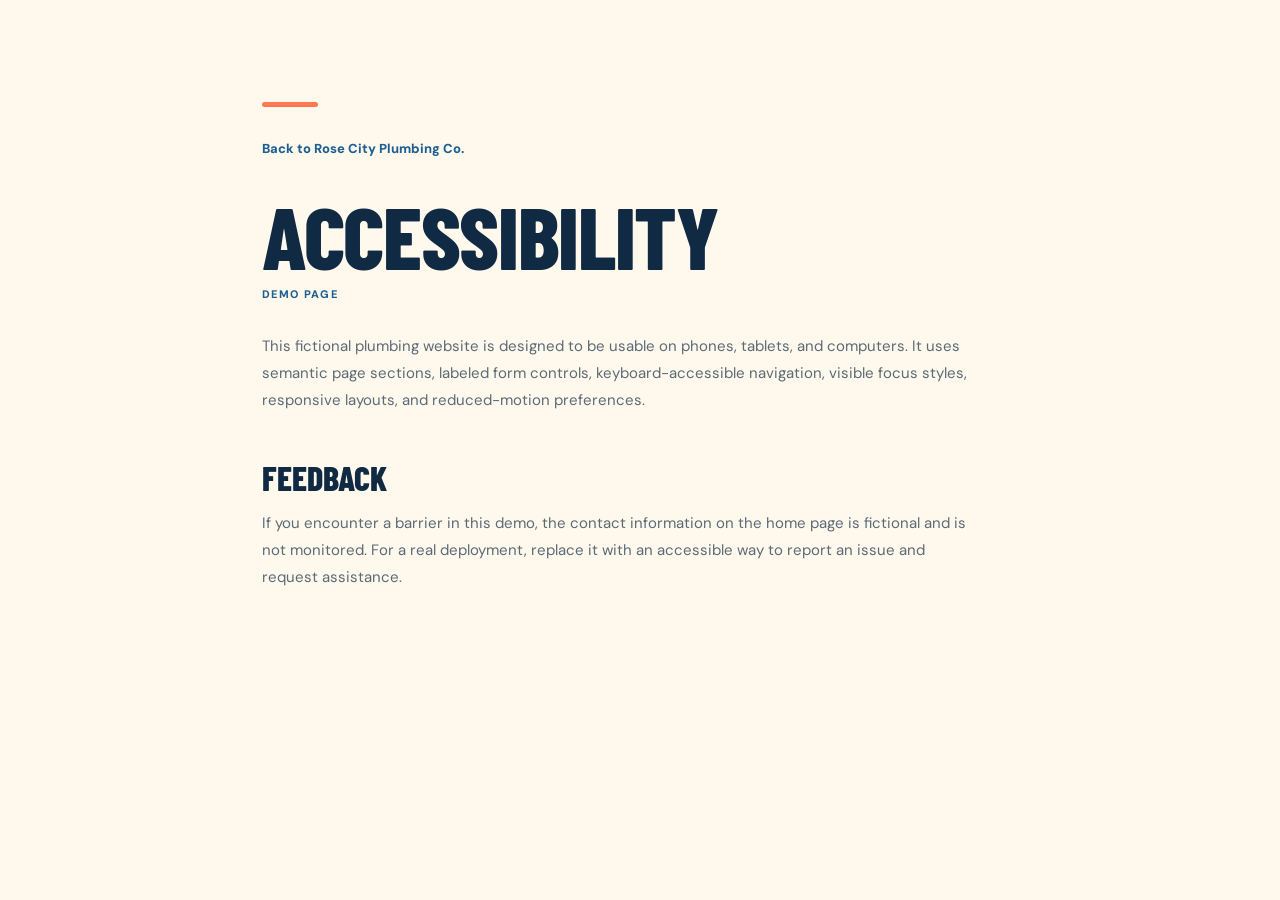
<file: accessibility-statement.html>
<!doctype html>
<html lang="en">
<head>
  <meta charset="utf-8">
  <meta name="viewport" content="width=device-width, initial-scale=1">
  <meta name="description" content="Accessibility information for the Rose City Plumbing Co. website demo, including keyboard navigation, labeled forms, and reduced-motion support.">
  <meta name="theme-color" content="#102a43">
  <title>Accessibility | Rose City Plumbing Co.</title>
  <link rel="preconnect" href="https://fonts.googleapis.com">
  <link rel="preconnect" href="https://fonts.gstatic.com" crossorigin>
  <link href="https://fonts.googleapis.com/css2?family=Barlow+Condensed:wght@500;600;700;800&family=DM+Sans:wght@400;500;600;700;800&display=swap" rel="stylesheet">
  <link rel="stylesheet" href="style.css">
</head>
<body>
  <main class="policy-page">
    <a class="back-link" href="index.html">Back to Rose City Plumbing Co.</a>
    <h1>Accessibility</h1>
    <p class="updated">Demo page</p>
    <p>This fictional plumbing website is designed to be usable on phones, tablets, and computers. It uses semantic page sections, labeled form controls, keyboard-accessible navigation, visible focus styles, responsive layouts, and reduced-motion preferences.</p>
    <h2>Feedback</h2>
    <p>If you encounter a barrier in this demo, the contact information on the home page is fictional and is not monitored. For a real deployment, replace it with an accessible way to report an issue and request assistance.</p>
  </main>
</body>
</html>
</file>
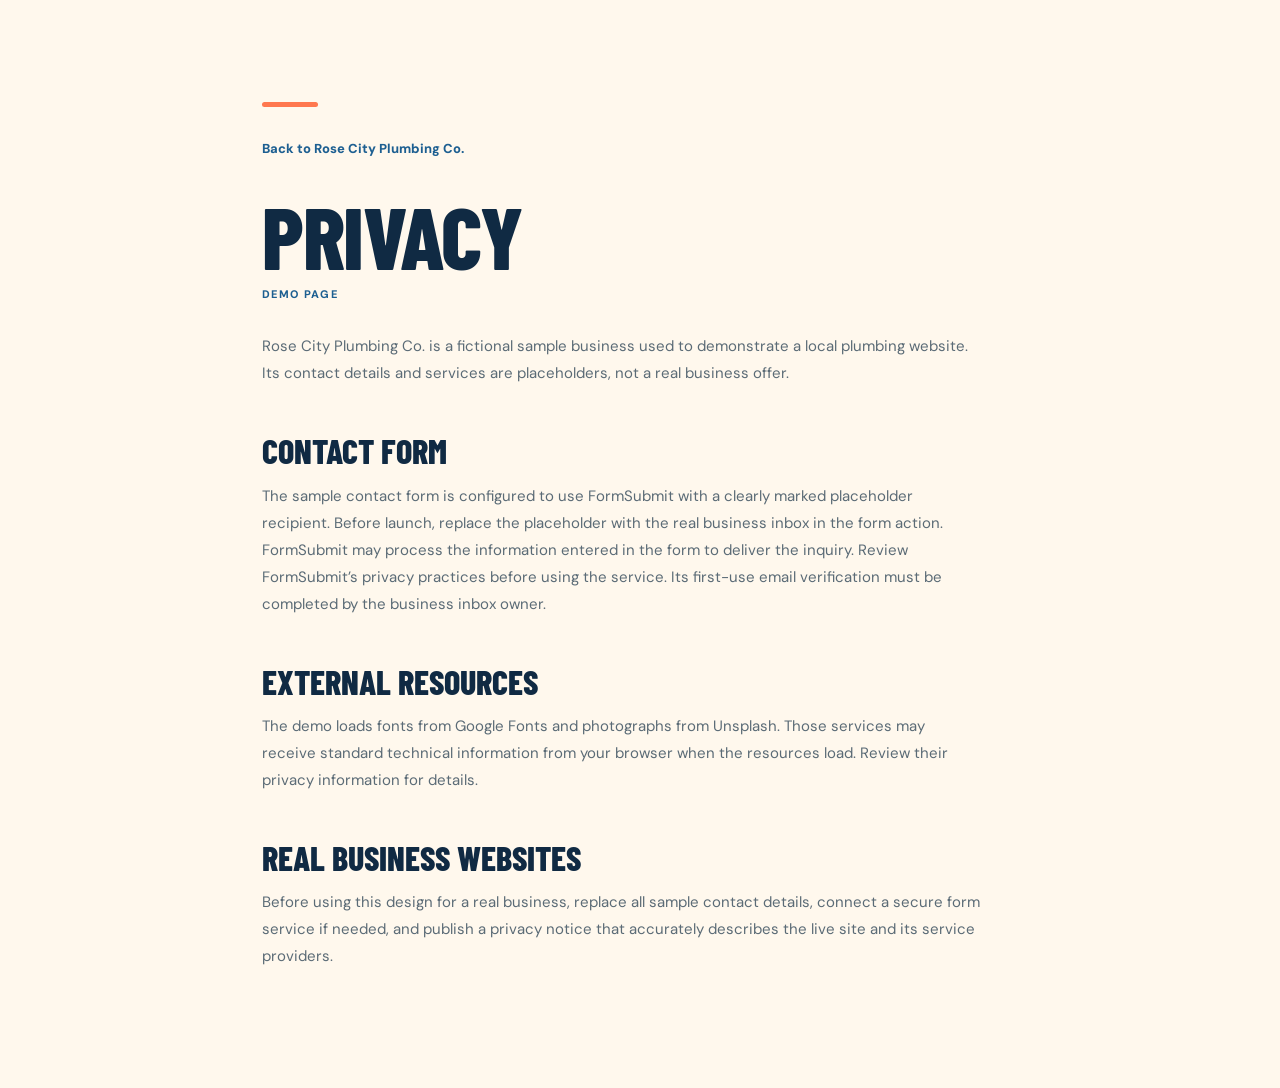
<file: privacy-policy.html>
<!doctype html>
<html lang="en">
<head>
  <meta charset="utf-8">
  <meta name="viewport" content="width=device-width, initial-scale=1">
  <meta name="description" content="Privacy details for the Rose City Plumbing Co. website demo, including its FormSubmit contact form and external resources.">
  <meta name="theme-color" content="#102a43">
  <title>Privacy | Rose City Plumbing Co.</title>
  <link rel="preconnect" href="https://fonts.googleapis.com">
  <link rel="preconnect" href="https://fonts.gstatic.com" crossorigin>
  <link href="https://fonts.googleapis.com/css2?family=Barlow+Condensed:wght@500;600;700;800&family=DM+Sans:wght@400;500;600;700;800&display=swap" rel="stylesheet">
  <link rel="stylesheet" href="style.css">
</head>
<body>
  <main class="policy-page">
    <a class="back-link" href="index.html">Back to Rose City Plumbing Co.</a>
    <h1>Privacy</h1>
    <p class="updated">Demo page</p>
    <p>Rose City Plumbing Co. is a fictional sample business used to demonstrate a local plumbing website. Its contact details and services are placeholders, not a real business offer.</p>
    <h2>Contact form</h2>
    <p>The sample contact form is configured to use FormSubmit with a clearly marked placeholder recipient. Before launch, replace the placeholder with the real business inbox in the form action. FormSubmit may process the information entered in the form to deliver the inquiry. Review FormSubmit’s privacy practices before using the service. Its first-use email verification must be completed by the business inbox owner.</p>
    <h2>External resources</h2>
    <p>The demo loads fonts from Google Fonts and photographs from Unsplash. Those services may receive standard technical information from your browser when the resources load. Review their privacy information for details.</p>
    <h2>Real business websites</h2>
    <p>Before using this design for a real business, replace all sample contact details, connect a secure form service if needed, and publish a privacy notice that accurately describes the live site and its service providers.</p>
  </main>
</body>
</html>
</file>
<file: style.css>
:root {
  --navy: #102a43;
  --navy-deep: #0a1c2d;
  --blue: #1d5f91;
  --blue-light: #dceef5;
  --orange: #ff784f;
  --orange-dark: #e95c36;
  --cream: #fff8ed;
  --yellow: #ffd166;
  --mint: #cde9d7;
  --coral: #f9b3a2;
  --ink: #172b3a;
  --muted: #5b6b76;
  --line: #dbe3e7;
  --white: #fff;
  --max-width: 1360px;
  --page-padding: 24px;
  --section-space: 104px;
}

*,
*::before,
*::after { box-sizing: border-box; }
html { scroll-behavior: smooth; scroll-padding-top: 90px; }
body { margin: 0; color: var(--ink); background: var(--cream); font-family: 'DM Sans', Arial, sans-serif; font-size: 16px; line-height: 1.6; -webkit-font-smoothing: antialiased; }
img { display: block; max-width: 100%; }
a { color: inherit; text-decoration-thickness: 1px; text-underline-offset: 4px; }
button, input, select, textarea { font: inherit; }
button, a, input, select, textarea { -webkit-tap-highlight-color: transparent; }
:focus-visible { outline: 3px solid var(--orange-dark); outline-offset: 4px; }
::selection { color: var(--navy); background: var(--yellow); }
h1, h2, h3, p { margin-top: 0; }
h1, h2, h3 { letter-spacing: -.045em; line-height: 1.04; }

.skip-link { position: fixed; top: 8px; left: 8px; z-index: 30; padding: 10px 14px; color: var(--white); background: var(--navy); transform: translateY(-150%); }
.skip-link:focus { transform: translateY(0); }

.site-header { position: sticky; top: 0; z-index: 20; background: var(--cream); border-bottom: 1px solid rgba(16,42,67,.1); }

/* Quiet feedback keeps interactions tactile without competing with the content. */
a, button, input, select, textarea { transition: color 180ms ease, background-color 180ms ease, border-color 180ms ease, box-shadow 180ms ease; }
.js [data-reveal] { opacity: 0; transition: opacity 420ms cubic-bezier(.2,.65,.3,1); }
.js [data-reveal].is-visible { opacity: 1; }

.policy-page { width: min(100%, 860px); min-height: 100vh; margin: 0 auto; padding: clamp(44px, 8vw, 104px) var(--page-padding); }
.policy-page::before { display: block; width: 56px; height: 5px; margin: 0 0 28px; background: var(--orange); border-radius: 3px; content: ''; }
.policy-page .back-link { display: inline-flex; margin-bottom: 34px; color: var(--blue); font-size: 13px; font-weight: 800; text-decoration: none; }
.policy-page .back-link:hover { color: var(--orange-dark); }
.policy-page h1, .policy-page h2 { color: var(--navy); font-family: 'Barlow Condensed', Impact, sans-serif; font-weight: 800; text-transform: uppercase; }
.policy-page h1 { margin-bottom: 8px; font-size: clamp(56px, 9vw, 88px); letter-spacing: -.015em; line-height: .95; }
.policy-page .updated { margin-bottom: 30px; color: var(--blue); font-size: 11px; font-weight: 800; letter-spacing: .12em; text-transform: uppercase; }
.policy-page h2 { margin: 46px 0 14px; font-size: 34px; letter-spacing: 0; }
.policy-page p:not(.updated) { max-width: 72ch; color: var(--muted); font-size: 15px; line-height: 1.8; }

.header-inner { display: flex; align-items: center; justify-content: space-between; gap: 12px; width: min(100%, var(--max-width)); min-height: 76px; margin: auto; padding: 0 var(--page-padding); }
.brand { display: inline-flex; align-items: center; gap: 9px; flex: 0 0 auto; color: var(--navy); text-decoration: none; }
.brand__mark { display: grid; width: 42px; height: 42px; place-items: center; color: var(--orange); }
.brand__mark svg { width: 100%; height: 100%; }
.brand__words { display: grid; line-height: 1; }
.brand__words strong { font-family: 'Barlow Condensed', sans-serif; font-size: 23px; font-weight: 800; letter-spacing: .035em; }
.brand__words > span { margin-top: 3px; color: var(--blue); font-size: 9px; font-weight: 800; letter-spacing: .22em; }
.header-nav { display: flex; align-items: center; gap: clamp(14px, 2vw, 27px); }
.header-nav a { color: var(--navy); font-size: 13px; font-weight: 700; text-decoration: none; white-space: nowrap; }
.header-nav a:hover { color: var(--orange-dark); }
.menu-toggle { display: none; }
.button { display: inline-flex; align-items: center; justify-content: center; gap: 12px; min-height: 52px; padding: 13px 20px; border: 2px solid transparent; border-radius: 6px; cursor: pointer; font-size: 14px; font-weight: 800; line-height: 1.2; text-decoration: none; transition: transform 160ms ease, background-color 160ms ease, color 160ms ease, box-shadow 160ms ease; }
.button:hover { transform: translateY(-2px); }
.button--call { color: var(--white); background: var(--navy); box-shadow: 0 5px 14px rgba(16,42,67,.13); }
.button--call svg { width: 18px; height: 18px; fill: none; stroke: currentColor; stroke-linecap: round; stroke-linejoin: round; stroke-width: 1.7; }
.button--call:hover { color: var(--navy); background: var(--yellow); }
.button--header { min-height: 44px; padding: 10px 14px; font-size: 13px; white-space: nowrap; }
.button--orange { color: var(--navy-deep); background: var(--orange); box-shadow: 0 7px 0 rgba(180,66,39,.16); }
.button--orange:hover { color: var(--white); background: var(--orange-dark); }
.button--navy { color: var(--white); background: var(--navy); }
.button--navy:hover { color: var(--navy); background: var(--yellow); }
.button--cream { color: var(--navy); background: var(--cream); }
.button--cream:hover { color: var(--navy); background: var(--yellow); }

.hero { position: relative; overflow: hidden; color: var(--white); background: var(--navy); }
.hero::before { position: absolute; top: -190px; left: -170px; width: 470px; height: 470px; border: 1px solid rgba(255,255,255,.09); border-radius: 50%; box-shadow: 0 0 0 35px rgba(255,255,255,.025), 0 0 0 70px rgba(255,255,255,.025); content: ''; }
.hero::after { position: absolute; right: 0; bottom: -1px; left: 0; height: 74px; background: var(--cream); clip-path: polygon(0 38%, 10% 48%, 20% 67%, 30% 72%, 40% 62%, 50% 40%, 60% 31%, 70% 37%, 80% 49%, 90% 60%, 100% 56%, 100% 100%, 0 100%); content: ''; }
.hero__inner { position: relative; display: grid; grid-template-columns: 1.5fr 1fr; align-items: center; gap: clamp(44px, 7vw, 104px); width: min(100%, var(--max-width)); min-height: 680px; margin: auto; padding: 72px var(--page-padding) 104px; }
.hero__copy { position: relative; z-index: 1; padding: 10px 0 18px; }
.hero h1 { margin: 0 0 28px; font-family: 'Barlow Condensed', Impact, sans-serif; font-size: clamp(43px, 7.1vw, 104px); font-weight: 800; letter-spacing: -.025em; line-height: .94; text-transform: uppercase; }
.hero h1 span { color: var(--yellow); }
.hero__intro { max-width: 520px; margin-bottom: 34px; color: #d2e1ea; font-size: 18px; line-height: 1.7; }
.hero__actions { display: flex; align-items: center; flex-wrap: wrap; gap: 28px; }
.text-link { display: inline-flex; align-items: center; gap: 9px; color: var(--white); font-size: 13px; font-weight: 800; text-decoration: none; }
.text-link:hover { color: var(--yellow); }
.hero__visual { position: relative; width: 100%; max-width: 540px; justify-self: end; padding: 0 18px 19px 0; }
.hero__visual::after { position: absolute; z-index: 0; right: 0; bottom: 0; width: 83%; height: 80%; border: 2px solid var(--orange); border-radius: 5px; content: ''; }
.hero__visual > img { position: relative; z-index: 1; width: 100%; height: 480px; border-radius: 5px; object-fit: cover; object-position: center; }
.section { width: min(100%, var(--max-width)); margin: auto; padding: var(--section-space) var(--page-padding); }
.services-section { padding-top: 132px; }
.section-heading { display: flex; align-items: end; justify-content: space-between; gap: 44px; margin-bottom: 50px; }
.section-heading h2, .why-section h2, .area-section h2, .faq-section h2, .contact-copy h2 { margin: 0; color: var(--navy); font-family: 'Barlow Condensed', Impact, sans-serif; font-size: clamp(44px, 6.1vw, 86px); font-weight: 800; letter-spacing: -.015em; line-height: .94; text-transform: uppercase; }
.section-heading h2 span, .why-section h2 span, .faq-section h2 span { color: var(--blue); }
.services-grid { display: grid; grid-template-columns: repeat(3, minmax(0, 1fr)); gap: 24px; }
.service-card { position: relative; display: flex; min-height: 272px; flex-direction: column; align-items: flex-start; padding: 28px 26px 24px; overflow: hidden; border: 2px solid transparent; border-radius: 5px; color: var(--navy); text-decoration: none; transition: transform 240ms cubic-bezier(.2,.7,.25,1), box-shadow 240ms ease, border-color 200ms ease; }
.service-card:hover, .service-card:focus-visible { z-index: 1; box-shadow: 0 12px 25px rgba(16,42,67,.13); transform: translateY(-4px); }
.service-card:active { transform: translateY(-1px); }
.service-card__icon { transition: transform 240ms cubic-bezier(.2,.7,.25,1); }
.service-card:hover .service-card__icon, .service-card:focus-visible .service-card__icon { transform: rotate(-5deg) scale(1.04); }
.service-card--blue { background: var(--blue-light); }
.service-card--cream { background: #fff; }
.service-card--yellow { background: var(--yellow); }
.service-card--coral { background: var(--coral); }
.service-card--navy { color: var(--white); background: var(--navy); }
.service-card--mint { background: var(--mint); }
.service-card__icon { display: grid; width: 46px; height: 46px; margin-bottom: 19px; place-items: center; color: var(--blue); background: rgba(255,255,255,.65); border-radius: 50%; }
.service-card__icon svg { width: 27px; height: 27px; stroke: currentColor; stroke-linecap: round; stroke-linejoin: round; stroke-width: 2; }
.service-card--navy .service-card__icon { color: var(--navy); background: var(--yellow); }
.service-card__title { margin-bottom: 7px; font-family: 'Barlow Condensed', sans-serif; font-size: 24px; font-weight: 700; letter-spacing: .005em; line-height: 1; }
.service-card__copy { max-width: 300px; margin-bottom: 24px; color: inherit; font-size: 14px; opacity: .84; }
.service-card__link { display: flex; align-items: center; gap: 8px; margin-top: auto; font-size: 11px; font-weight: 800; }
.service-card__link span { font-size: 15px; }
.services-note { margin: 38px 0 0; color: var(--muted); font-size: 14px; text-align: center; }
.services-note a { color: var(--blue); font-weight: 800; }

.why-section { overflow: hidden; background: #dceef5; }
.why-section__inner { display: grid; grid-template-columns: .9fr 1fr; align-items: center; gap: clamp(64px, 9vw, 140px); width: min(100%, var(--max-width)); margin: auto; padding: 114px var(--page-padding); }
.why-section__visual { position: relative; min-height: 510px; overflow: hidden; background: var(--blue); border-radius: 5px; }
.why-section__visual > img { position: absolute; inset: 0; width: 100%; height: 100%; object-fit: cover; object-position: center; }
.why-section__visual::after { position: absolute; inset: 0; background: linear-gradient(180deg, rgba(10,28,45,.04) 42%, rgba(10,28,45,.42) 100%); content: ''; }
.why-section h2 { margin-bottom: 26px; }
.why-section__intro { max-width: 580px; margin-bottom: 32px; color: #415d6e; font-size: 16px; }
.promise-list { display: grid; gap: 24px; margin: 0 0 38px; padding: 0; list-style: none; }
.promise-list li { color: #456071; font-size: 13px; line-height: 1.6; }
.promise-list strong { color: var(--navy); font-size: 15px; }

.steps-section { padding-top: 128px; padding-bottom: 128px; }
.section-heading--center { display: block; margin-bottom: 58px; text-align: center; }
.steps-grid { display: grid; grid-template-columns: repeat(3, minmax(0, 1fr)); gap: 28px; margin: 0; padding: 0; list-style: none; counter-reset: step; }
.step-card { position: relative; display: flex; min-height: 264px; flex-direction: column; justify-content: center; padding: 40px 34px; background: var(--white); border: 1px solid #e6e7e0; border-radius: 5px; }
.step-card:nth-child(2) { background: var(--yellow); border-color: var(--yellow); }
.step-card:nth-child(3) { background: var(--mint); border-color: var(--mint); }
.step-card__number { position: absolute; top: 22px; right: 24px; color: rgba(16,42,67,.35); font-family: 'Barlow Condensed', sans-serif; font-size: 26px; font-weight: 800; }
.step-card h3 { margin: 0 32px 16px 0; color: var(--navy); font-family: 'Barlow Condensed', sans-serif; font-size: 34px; letter-spacing: 0; line-height: 1.05; }
.step-card p { max-width: 340px; margin-bottom: 0; color: var(--muted); font-size: 17px; line-height: 1.55; }

.area-section { position: relative; overflow: hidden; color: var(--white); background: var(--navy); }
.area-section__inner { position: relative; z-index: 1; display: grid; grid-template-columns: 1fr .85fr; align-items: center; gap: 100px; width: min(100%, var(--max-width)); margin: auto; padding: 106px var(--page-padding) 134px; }
.area-section h2 { margin-bottom: 26px; color: var(--white); }
.area-section h2 span { color: var(--yellow); }
.area-section__copy > p { max-width: 480px; margin-bottom: 36px; color: #c0d3de; font-size: 15px; }
.area-list { position: relative; display: grid; grid-template-columns: 1fr 1fr; gap: 0 24px; padding: 12px 0; border-top: 1px solid rgba(255,255,255,.25); border-bottom: 1px solid rgba(255,255,255,.25); }
.area-list > span { padding: 16px 0; color: var(--white); border-bottom: 1px solid rgba(255,255,255,.15); font-family: 'Barlow Condensed', sans-serif; font-size: 25px; font-weight: 600; }
.area-list > span:nth-child(5), .area-list > span:nth-child(6) { border-bottom: 0; }
.area-list__note { display: flex; align-items: center; gap: 9px; grid-column: 1 / -1; justify-self: start; margin-top: 28px; padding: 14px 22px; color: var(--navy); background: var(--orange); border: 4px solid var(--navy); border-radius: 4px; transform: rotate(-3deg); }
.area-list__note p { margin: 0; font-size: 12px; font-weight: 800; line-height: 1.2; }
.area-section__wave { position: absolute; right: -5%; bottom: -155px; left: -5%; height: 205px; background: var(--cream); border-radius: 50% 50% 0 0 / 29% 29% 0 0; }

.faq-section { display: grid; grid-template-columns: .72fr 1.28fr; gap: 108px; padding-top: 128px; padding-bottom: 134px; }
.faq-section__intro > p { max-width: 330px; margin: 24px 0; color: var(--muted); font-size: 15px; }
.faq-section h2 { margin-bottom: 0; }
.text-link--blue { color: var(--blue); }
.text-link--blue:hover { color: var(--orange-dark); }
.faq-list { border-top: 1px solid var(--line); }
.faq-list details { border-bottom: 1px solid var(--line); }
.faq-list summary { position: relative; padding: 26px 42px 26px 0; color: var(--navy); cursor: pointer; font-size: 17px; font-weight: 800; list-style: none; }
.faq-list summary::-webkit-details-marker { display: none; }
.faq-list summary::after { position: absolute; top: 21px; right: 3px; display: grid; width: 32px; height: 32px; place-items: center; color: var(--navy); background: var(--yellow); border-radius: 50%; content: '+'; font-size: 19px; line-height: 1; }
.faq-list details[open] summary::after { content: '−'; }
.faq-list details > p { max-width: 700px; margin: -2px 48px 28px 0; color: var(--muted); font-size: 14px; }

.contact-section { color: var(--white); background: var(--blue); }
.contact-section__inner { display: grid; grid-template-columns: .9fr 1fr; align-items: center; gap: clamp(52px, 8vw, 124px); width: min(100%, var(--max-width)); margin: auto; padding: 110px var(--page-padding) 118px; }
.contact-copy h2 { margin-bottom: 26px; color: var(--white); }
.contact-copy h2 span { color: var(--yellow); }
.contact-copy > p:not(.contact-hours) { max-width: 430px; margin-bottom: 34px; color: #d9eaf3; font-size: 15px; }
.contact-phone { display: flex; align-items: center; gap: 14px; width: fit-content; color: var(--white); text-decoration: none; }
.contact-phone__icon { display: grid; width: 56px; height: 56px; flex: 0 0 auto; place-items: center; color: var(--navy); background: var(--yellow); border-radius: 50%; }
.contact-phone__icon svg { width: 25px; height: 25px; fill: none; stroke: currentColor; stroke-linecap: round; stroke-linejoin: round; stroke-width: 1.7; }
.contact-phone > span:nth-child(2) { display: grid; font-family: 'Barlow Condensed', sans-serif; font-size: 34px; font-weight: 800; line-height: 1; }
.contact-phone small { margin-bottom: 5px; color: #d7e7ef; font-family: 'DM Sans', sans-serif; font-size: 10px; font-weight: 700; letter-spacing: .1em; text-transform: uppercase; }
.contact-phone:hover { color: var(--yellow); }
.contact-hours { margin: 24px 0 0; color: #d7e7ef; font-size: 12px; }
.contact-form { display: grid; gap: 17px; padding: 38px; color: var(--navy); background: var(--cream); border-radius: 5px; box-shadow: 0 15px 35px rgba(8,29,47,.16); }
.contact-form__heading { margin-bottom: 3px; }
.contact-form__heading h3 { margin: 0 0 8px; font-family: 'Barlow Condensed', sans-serif; font-size: 31px; letter-spacing: 0; }
.contact-form__heading p { margin: 0; color: var(--muted); font-size: 13px; }
.field { display: grid; gap: 8px; }
.field label { color: var(--navy); font-size: 13px; font-weight: 800; }
.field label span { color: var(--muted); font-weight: 500; }
.field input, .field select, .field textarea { width: 100%; min-width: 0; min-height: 52px; padding: 13px 15px; color: var(--navy); background: var(--white); border: 1px solid #cad5db; border-radius: 3px; font-size: 15px; }
.field input::placeholder, .field textarea::placeholder { color: #85939b; }
.field select:invalid { color: #85939b; }
.field textarea { min-height: 98px; resize: vertical; }
.field input:hover, .field select:hover, .field textarea:hover { border-color: var(--blue); }
.button--submit { justify-self: stretch; width: 100%; margin-top: 3px; }
.form-honeypot { position: absolute; left: -5000px; width: 1px !important; height: 1px !important; opacity: 0; }

.site-footer { color: var(--white); background: var(--navy-deep); }
.footer-main { display: grid; grid-template-columns: 1fr auto auto; align-items: center; gap: 64px; width: min(100%, var(--max-width)); margin: auto; padding: 66px var(--page-padding); }
.brand--footer { color: var(--white); }
.brand--footer .brand__words > span { color: var(--yellow); }
.footer-call { display: grid; gap: 4px; }
.footer-call > span { color: #a8bfcd; font-size: 11px; }
.footer-call > a { color: var(--yellow); font-family: 'Barlow Condensed', sans-serif; font-size: 27px; font-weight: 800; text-decoration: none; }
.footer-call > a:hover { color: var(--orange); }
.footer-nav { display: grid; grid-template-columns: auto auto; gap: 9px 18px; }
.footer-nav a { color: var(--white); font-size: 11px; font-weight: 600; text-decoration: none; }
.footer-nav a:hover { color: var(--yellow); }
.footer-bottom { display: flex; justify-content: space-between; gap: 20px; width: min(100%, var(--max-width)); margin: auto; padding: 20px var(--page-padding) 28px; color: #9cb2bf; border-top: 1px solid rgba(255,255,255,.15); font-size: 11px; }
.footer-bottom p { margin: 0; }
.demo-note { text-align: right; }
.demo-note a { color: var(--yellow); font-weight: 700; text-decoration: none; }
.demo-note a:hover { color: var(--orange); text-decoration: underline; }

@media (min-width: 768px) {
  :root { --page-padding: 40px; --section-space: 128px; }
}
@media (min-width: 1100px) {
  :root { --page-padding: 52px; }
  .hero__inner { min-height: 730px; }
}
@media (max-width: 900px) {
  .header-nav { gap: 13px; }
  .header-nav a { font-size: 12px; }
  .header-phone { display: none; }
  .brand__words strong { font-size: 20px; }
  .brand__mark { width: 37px; height: 37px; }
  .services-grid { grid-template-columns: repeat(2, minmax(0, 1fr)); }
  .hero__visual > img { height: 420px; }
  .faq-section { gap: 64px; }
  .footer-main { gap: 28px; }
}
@media (max-width: 700px) {
  :root { --page-padding: 20px; --section-space: 78px; }
  html { scroll-padding-top: 73px; }
  body { font-size: 15px; }
  .header-inner { min-height: 68px; gap: 10px; }
  .brand { gap: 6px; }
  .brand__mark { width: 35px; height: 35px; }
  .brand__words strong { font-size: 19px; }
  .brand__words > span { font-size: 8px; }
  .button--header { min-height: 40px; padding: 8px 11px; gap: 6px; font-size: 12px; }
  .button--header svg { width: 16px; height: 16px; }
  .menu-toggle { display: flex; width: 42px; height: 42px; flex-direction: column; align-items: center; justify-content: center; gap: 5px; order: 3; padding: 9px; color: var(--navy); background: transparent; border: 1px solid rgba(16,42,67,.22); border-radius: 5px; cursor: pointer; }
  .menu-toggle span { display: block; width: 19px; height: 2px; background: currentColor; transition: transform 150ms ease; }
  .menu-toggle[aria-expanded="true"] span:first-child { transform: translateY(7px) rotate(45deg); }
  .menu-toggle[aria-expanded="true"] span:nth-child(2) { opacity: 0; }
  .menu-toggle[aria-expanded="true"] span:last-child { transform: translateY(-7px) rotate(-45deg); }
  .header-nav { position: absolute; top: calc(100% + 1px); right: 0; left: 0; display: none; align-items: stretch; gap: 0; padding: 8px 20px 17px; background: var(--cream); border-bottom: 1px solid var(--line); box-shadow: 0 14px 18px rgba(16,42,67,.12); }
  .header-nav.is-open { display: flex; flex-direction: column; }
  .header-nav a { padding: 12px 4px; border-bottom: 1px solid rgba(16,42,67,.1); font-size: 14px; }
  .header-nav a:last-child { border-bottom: 0; }
  .hero__inner { grid-template-columns: 1fr; gap: 32px; min-height: auto; padding: 56px var(--page-padding) 78px; }
  .hero__copy { padding: 0; }
  .hero h1 { margin-bottom: 24px; }
  .hero__intro { max-width: 520px; font-size: 16px; }
  .hero__visual { width: calc(100% - 20px); max-width: none; justify-self: start; margin-left: 8px; padding: 0 12px 12px 0; }
  .hero__actions { gap: 16px; }
  .hero::after { height: 56px; }
  .hero__visual > img { height: clamp(290px, 78vw, 440px); object-position: center 47%; }
  .services-section { padding-top: 90px; }
  .section-heading { display: block; margin-bottom: 36px; }
  .services-grid { gap: 16px; }
  .service-card { min-height: 248px; padding: 22px 18px 20px; }
  .service-card__icon { width: 42px; height: 42px; margin-bottom: 17px; }
  .service-card__icon svg { width: 27px; height: 27px; }
  .service-card__title { font-size: 21px; }
  .service-card__copy { font-size: 12px; line-height: 1.5; }
  .service-card__link { gap: 4px; font-size: 11px; }
  .services-note { font-size: 13px; }
  .why-section__inner { grid-template-columns: 1fr; gap: 36px; padding-top: 74px; padding-bottom: 78px; }
  .why-section__visual { min-height: clamp(330px, 84vw, 450px); }
  .why-section h2 { margin-bottom: 16px; }
  .why-section__intro { font-size: 14px; }
  .steps-section { padding-top: 86px; padding-bottom: 90px; }
  .steps-grid { grid-template-columns: 1fr; gap: 16px; }
  .step-card { min-height: 196px; padding: 32px 26px; }
  .step-card__number { top: 16px; right: 18px; font-size: 20px; }
  .step-card h3 { margin: 0 28px 12px 0; font-size: 29px; }
  .step-card p { max-width: 560px; font-size: 16px; line-height: 1.5; }
  .area-section__inner { grid-template-columns: 1fr; gap: 46px; padding-top: 80px; padding-bottom: 122px; }
  .area-section__copy > p { font-size: 14px; }
  .area-list > span { font-size: 23px; }
  .area-section__wave { bottom: -170px; }
  .faq-section { grid-template-columns: 1fr; gap: 42px; padding-top: 86px; padding-bottom: 92px; }
  .faq-section__intro > p { max-width: 430px; margin: 20px 0; }
  .faq-list summary { padding-top: 22px; padding-bottom: 22px; font-size: 15px; }
  .faq-list summary::after { top: 18px; }
  .faq-list details > p { font-size: 13px; }
  .contact-section__inner { grid-template-columns: 1fr; gap: 40px; padding-top: 84px; padding-bottom: 90px; }
  .contact-copy > p:not(.contact-hours) { font-size: 14px; }
  .contact-phone > span:nth-child(2) { font-size: 32px; }
  .contact-form { gap: 15px; padding: 30px 24px; }
  .contact-copy h2 { margin-bottom: 22px; }
  .contact-hours { margin-left: 0; }
  .contact-form__heading h3 { font-size: 29px; }
  .field input, .field select, .field textarea { font-size: 16px; }
  .footer-main { grid-template-columns: 1fr 1fr; gap: 32px 18px; padding-top: 50px; padding-bottom: 42px; }
  .footer-brand-block { grid-column: span 2; }
  .footer-call { align-self: start; }
  .footer-nav { grid-template-columns: 1fr; gap: 8px; justify-self: end; }
  .footer-bottom { flex-direction: column; gap: 8px; padding-top: 20px; padding-bottom: 26px; }
  .demo-note { text-align: left; }
}
@media (max-width: 370px) {
  :root { --page-padding: 15px; }
  .brand__words strong { font-size: 16px; }
  .brand__mark { width: 31px; height: 31px; }
  .button--header { padding: 8px 9px; }
  .brand__words > span { letter-spacing: .16em; }
  .menu-toggle { width: 38px; height: 38px; }
  .header-nav { padding-right: 15px; padding-left: 15px; }
  .hero__visual { width: calc(100% - 12px); margin-left: 4px; }
  .service-card { min-height: 254px; }
  .service-card__title { font-size: 19px; }
}
@media (prefers-reduced-motion: reduce) {
  html { scroll-behavior: auto; }
  *, *::before, *::after { transition-duration: .01ms !important; animation-duration: .01ms !important; animation-iteration-count: 1 !important; }
  .js [data-reveal] { opacity: 1; }
}
</file>
